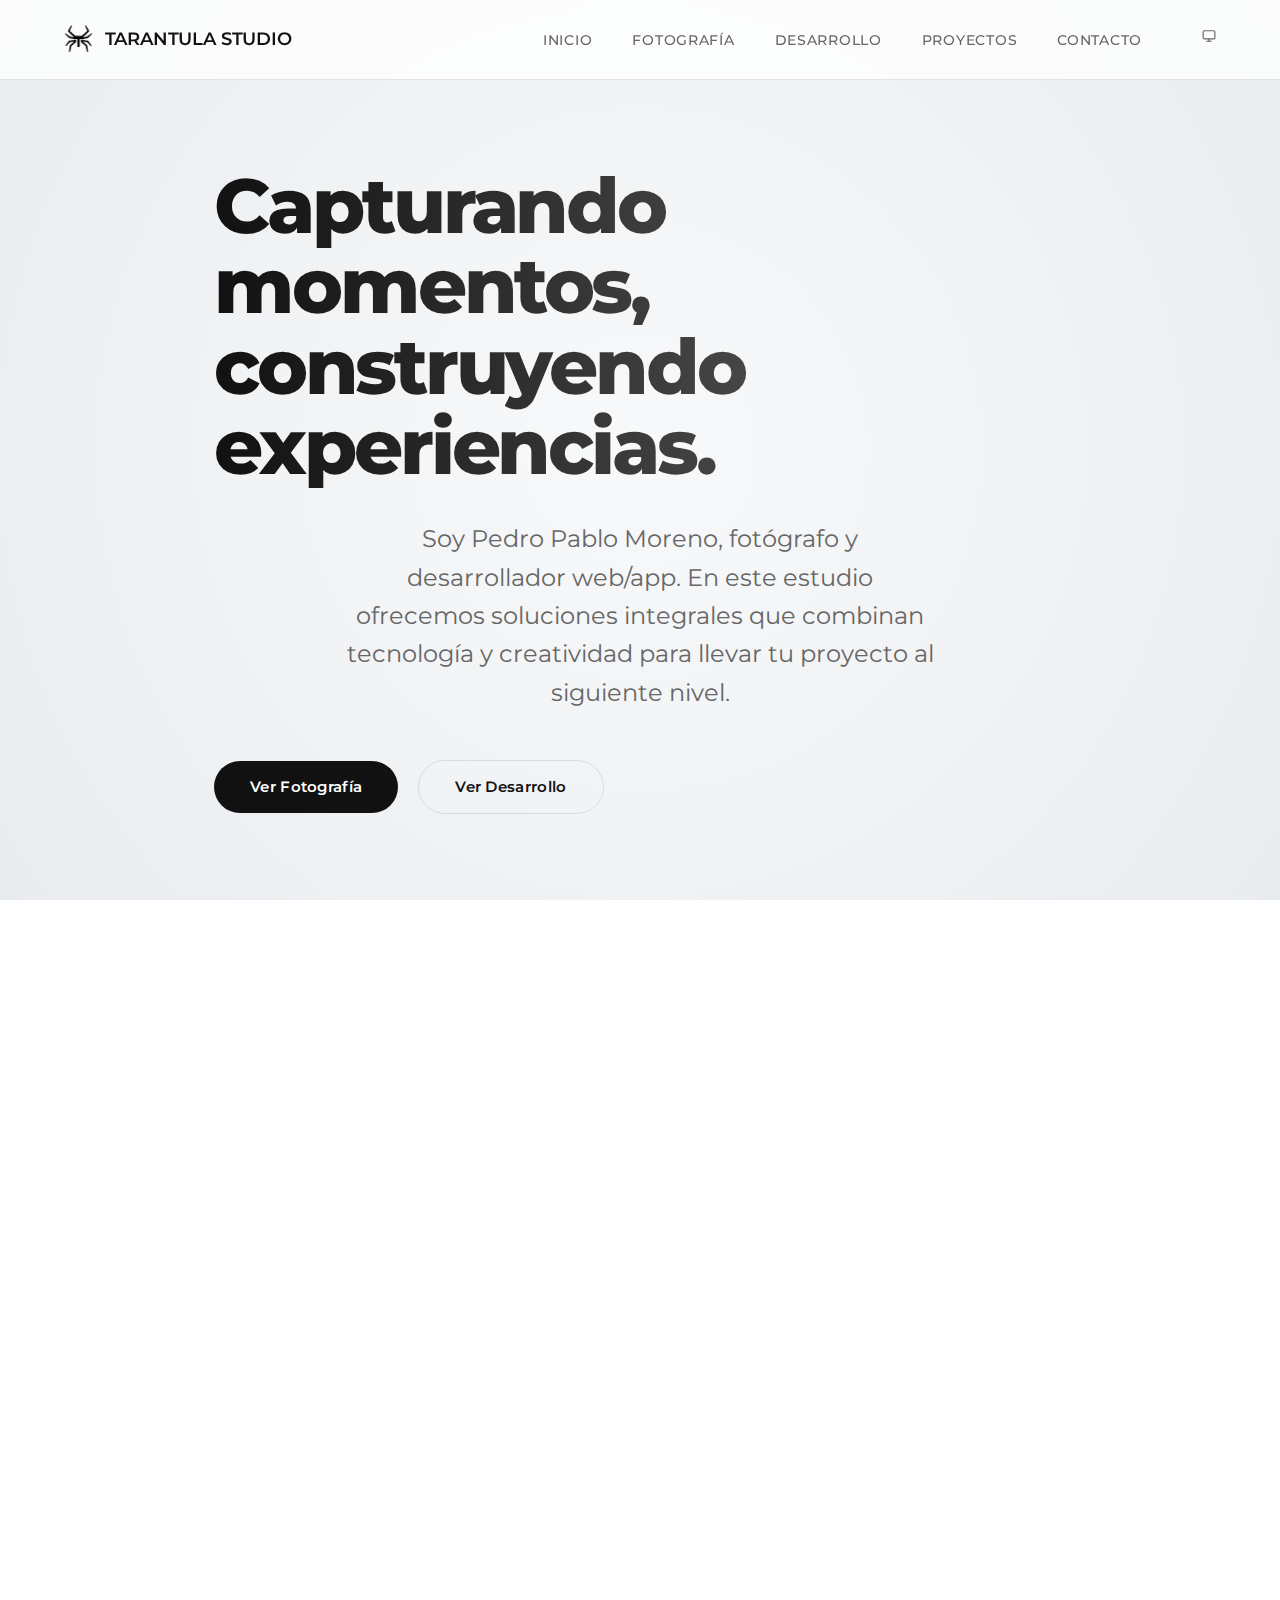
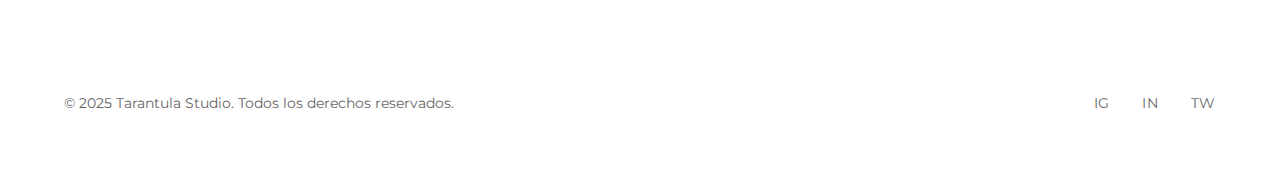
<file: index.html>
<!DOCTYPE html>
<html lang="es">

<head>
    <meta charset="UTF-8">
    <meta name="viewport" content="width=device-width, initial-scale=1.0">
    <title>Tarantula Studio | Fotografía y Desarrollo</title>
    <meta name="description"
        content="Portfolio de Pedro Pablo Moreno. Fotógrafo, técnico informático y desarrollador de webs y apps.">
    <link rel="preconnect" href="https://fonts.googleapis.com">
    <link rel="preconnect" href="https://fonts.gstatic.com" crossorigin>
    <link href="https://fonts.googleapis.com/css2?family=Montserrat:wght@300;400;500;600;700&display=swap"
        rel="stylesheet">
    <link rel="stylesheet" href="style.css">
</head>

<body>
    <header class="site-header">
        <div class="container header-container">
            <a href="#" class="logo">
                <img src="assets/logo-white.png" alt="Tarantula Studio Logo" id="site-logo">
                Tarantula Studio
            </a>
            <button class="mobile-menu-btn" aria-label="Abrir menú">
                <span class="bar"></span>
                <span class="bar"></span>
            </button>
            <nav class="main-nav">
                <ul class="nav-list">
                    <li><a href="index.html#inicio" class="nav-link">Inicio</a></li>
                    <li><a href="index.html#fotografia" class="nav-link">Fotografía</a></li>
                    <li><a href="#desarrollo" class="nav-link">Desarrollo</a></li>
                    <li><a href="index.html#proyectos" class="nav-link">Proyectos</a></li>
                    <li><a href="#contacto" class="nav-link">Contacto</a></li>
                    <li>
                        <button id="theme-toggle" class="theme-toggle" aria-label="Cambiar tema">
                            <!-- Sun Icon -->
                            <svg class="sun-icon" xmlns="http://www.w3.org/2000/svg" viewBox="0 0 24 24">
                                <circle cx="12" cy="12" r="5"></circle>
                                <line x1="12" y1="1" x2="12" y2="3"></line>
                                <line x1="12" y1="21" x2="12" y2="23"></line>
                                <line x1="4.22" y1="4.22" x2="5.64" y2="5.64"></line>
                                <line x1="18.36" y1="18.36" x2="19.78" y2="19.78"></line>
                                <line x1="1" y1="12" x2="3" y2="12"></line>
                                <line x1="21" y1="12" x2="23" y2="12"></line>
                                <line x1="4.22" y1="19.78" x2="5.64" y2="18.36"></line>
                                <line x1="18.36" y1="5.64" x2="19.78" y2="4.22"></line>
                            </svg>
                            <!-- Moon Icon (Hidden by default via CSS or JS) -->
                            <svg class="moon-icon" xmlns="http://www.w3.org/2000/svg" viewBox="0 0 24 24"
                                style="display:none;">
                                <path d="M21 12.79A9 9 0 1 1 11.21 3 7 7 0 0 0 21 12.79z"></path>
                            </svg>
                            <!-- System Icon (Hidden by default) -->
                            <svg class="system-icon" xmlns="http://www.w3.org/2000/svg" viewBox="0 0 24 24"
                                style="display:none;">
                                <rect x="2" y="3" width="20" height="14" rx="2" ry="2"></rect>
                                <line x1="8" y1="21" x2="16" y2="21"></line>
                                <line x1="12" y1="17" x2="12" y2="21"></line>
                            </svg>
                        </button>
                    </li>
                </ul>
            </nav>
        </div>
    </header>

    <main>
        <section id="inicio" class="hero-section">
            <div class="hero-background"></div>
            <div class="container hero-content">
                <h1 class="hero-title">Capturando momentos,<br>construyendo experiencias.</h1>
                <p class="hero-subtitle">Soy Pedro Pablo Moreno, fotógrafo y desarrollador web/app. En este estudio
                    ofrecemos soluciones integrales que combinan tecnología y creatividad para llevar tu proyecto al
                    siguiente nivel.</p>
                <div class="hero-actions">
                    <a href="#fotografia" class="btn btn-primary">Ver Fotografía</a>
                    <a href="#desarrollo" class="btn btn-secondary">Ver Desarrollo</a>
                </div>
            </div>
        </section>

        <section id="fotografia" class="section photography-section">
            <div class="container">
                <h2 class="section-title">Fotografía</h2>
                <p class="section-description">Mi objetivo es contar historias a través de imágenes naturales, emotivas
                    y únicas como cada instante</p>
                <div class="gallery-grid">
                    <div class="gallery-item">
                        <img src="assets/boda.png" alt="Fotografía de Boda" class="gallery-img">
                        <div class="gallery-overlay"></div>
                        <span class="category-title">Boda</span>
                    </div>
                    <div class="gallery-item">
                        <img src="assets/comunion.jpg" alt="Fotografía de Comunión" class="gallery-img">
                        <div class="gallery-overlay"></div>
                        <span class="category-title">Comunión</span>
                    </div>
                    <div class="gallery-item">
                        <img src="assets/eventos.png" alt="Fotografía de Eventos" class="gallery-img">
                        <div class="gallery-overlay"></div>
                        <span class="category-title">Eventos</span>
                    </div>
                    <div class="gallery-item">
                        <img src="assets/casual.png" alt="Fotografía Casual" class="gallery-img">
                        <div class="gallery-overlay"></div>
                        <span class="category-title">Casual</span>
                    </div>
                    <div class="gallery-item">
                        <img src="assets/callejera.png" alt="Fotografía Callejera" class="gallery-img">
                        <div class="gallery-overlay"></div>
                        <span class="category-title">Callejera</span>
                    </div>
                </div>
            </div>
        </section>

        <section id="desarrollo" class="section development-section">
            <div class="container">
                <h2 class="section-title">Desarrollo</h2>
                <p class="section-description">Soluciones tecnológicas a medida. Desarrollo web, aplicaciones móviles,
                    machine learning e inteligencia artificial integrada.</p>
                <div class="services-grid">
                    <div class="service-card">
                        <h3>Webs Corporativas</h3>
                        <p>Diseño y desarrollo de sitios web profesionales y modernos.</p>
                    </div>
                    <div class="service-card">
                        <h3>Aplicaciones Móviles</h3>
                        <p>Apps nativas y multiplataforma para iOS y Android.</p>
                    </div>
                    <div class="service-card">
                        <h3>E-commerce</h3>
                        <p>Tiendas online optimizadas para la venta.</p>
                    </div>
                </div>
            </div>
        </section>

        <section id="proyectos" class="section projects-section">
            <div class="container">
                <h2 class="section-title">Últimos Proyectos</h2>
                <p class="section-description">Explora mis trabajos más recientes en fotografía y desarrollo.</p>
                <div class="projects-grid">
                    <article class="project-card">
                        <div class="project-date">20 Sep 2025</div>
                        <h3 class="project-title">Bodas de Plata: Servando y Paqui</h3>
                        <p class="project-excerpt">25 años de historia. Un reportaje lleno de emoción y recuerdos.</p>
                        <a href="project-bodas-plata.html" class="project-link">Leer más &rarr;</a>
                    </article>
                    <article class="project-card">
                        <div class="project-date">15 Oct 2025</div>
                        <h3 class="project-title">Automatización Mundopan</h3>
                        <p class="project-excerpt">App web con impresión de tickets en tiempo real para optimizar
                            pedidos.</p>
                        <a href="project-mundopan.html" class="project-link">Leer más &rarr;</a>
                    </article>
                    <article class="project-card">
                        <div class="project-date">15 Ago 2025</div>
                        <h3 class="project-title">3D Shop Jerez</h3>
                        <p class="project-excerpt">Una tienda online que combina presencia local y alcance digital.</p>
                        <a href="project-3d-shop.html" class="project-link">Leer más &rarr;</a>
                    </article>
                </div>
            </div>
        </section>

        <section id="contacto" class="section contact-section">
            <div class="container">
                <h2 class="section-title">Contacto</h2>
                <p class="section-description">¿Tienes un proyecto en mente? Hablemos.</p>

                <div class="contact-actions">
                    <a href="mailto:ppmoreno@gmail.com" class="btn btn-primary">
                        Enviar Email
                    </a>
                    <a href="tel:639030297" class="btn btn-secondary">
                        Llamar: 639 030 297
                    </a>
                </div>

                <form class="contact-form" action="mailto:ppmoreno@gmail.com" method="post" enctype="text/plain">
                    <div class="form-group">
                        <label for="name">Nombre</label>
                        <input type="text" id="name" name="name" required>
                    </div>
                    <div class="form-group">
                        <label for="email">Email</label>
                        <input type="email" id="email" name="email" required>
                    </div>
                    <div class="form-group">
                        <label for="message">Mensaje</label>
                        <textarea id="message" name="message" rows="5" required></textarea>
                    </div>
                    <button type="submit" class="btn btn-primary">Enviar Mensaje</button>
                </form>
            </div>
        </section>
    </main>

    <footer class="site-footer">
        <div class="container footer-content">
            <p>&copy; 2025 Tarantula Studio. Todos los derechos reservados.</p>
            <div class="social-links">
                <a href="#" aria-label="Instagram">IG</a>
                <a href="#" aria-label="LinkedIn">IN</a>
                <a href="#" aria-label="Twitter">TW</a>
            </div>
        </div>
    </footer>

    <!-- Gallery Modal -->
    <div id="gallery-modal" class="gallery-modal">
        <div class="modal-content">
            <button class="close-modal" aria-label="Cerrar galería">&times;</button>
            <h2 id="modal-title" class="modal-title">Título de la Galería</h2>
            <div id="modal-grid" class="modal-gallery-grid">
                <!-- Images will be injected here via JS -->
            </div>
        </div>
    </div>

    <script src="script.js"></script>
</body>

</html>
</file>
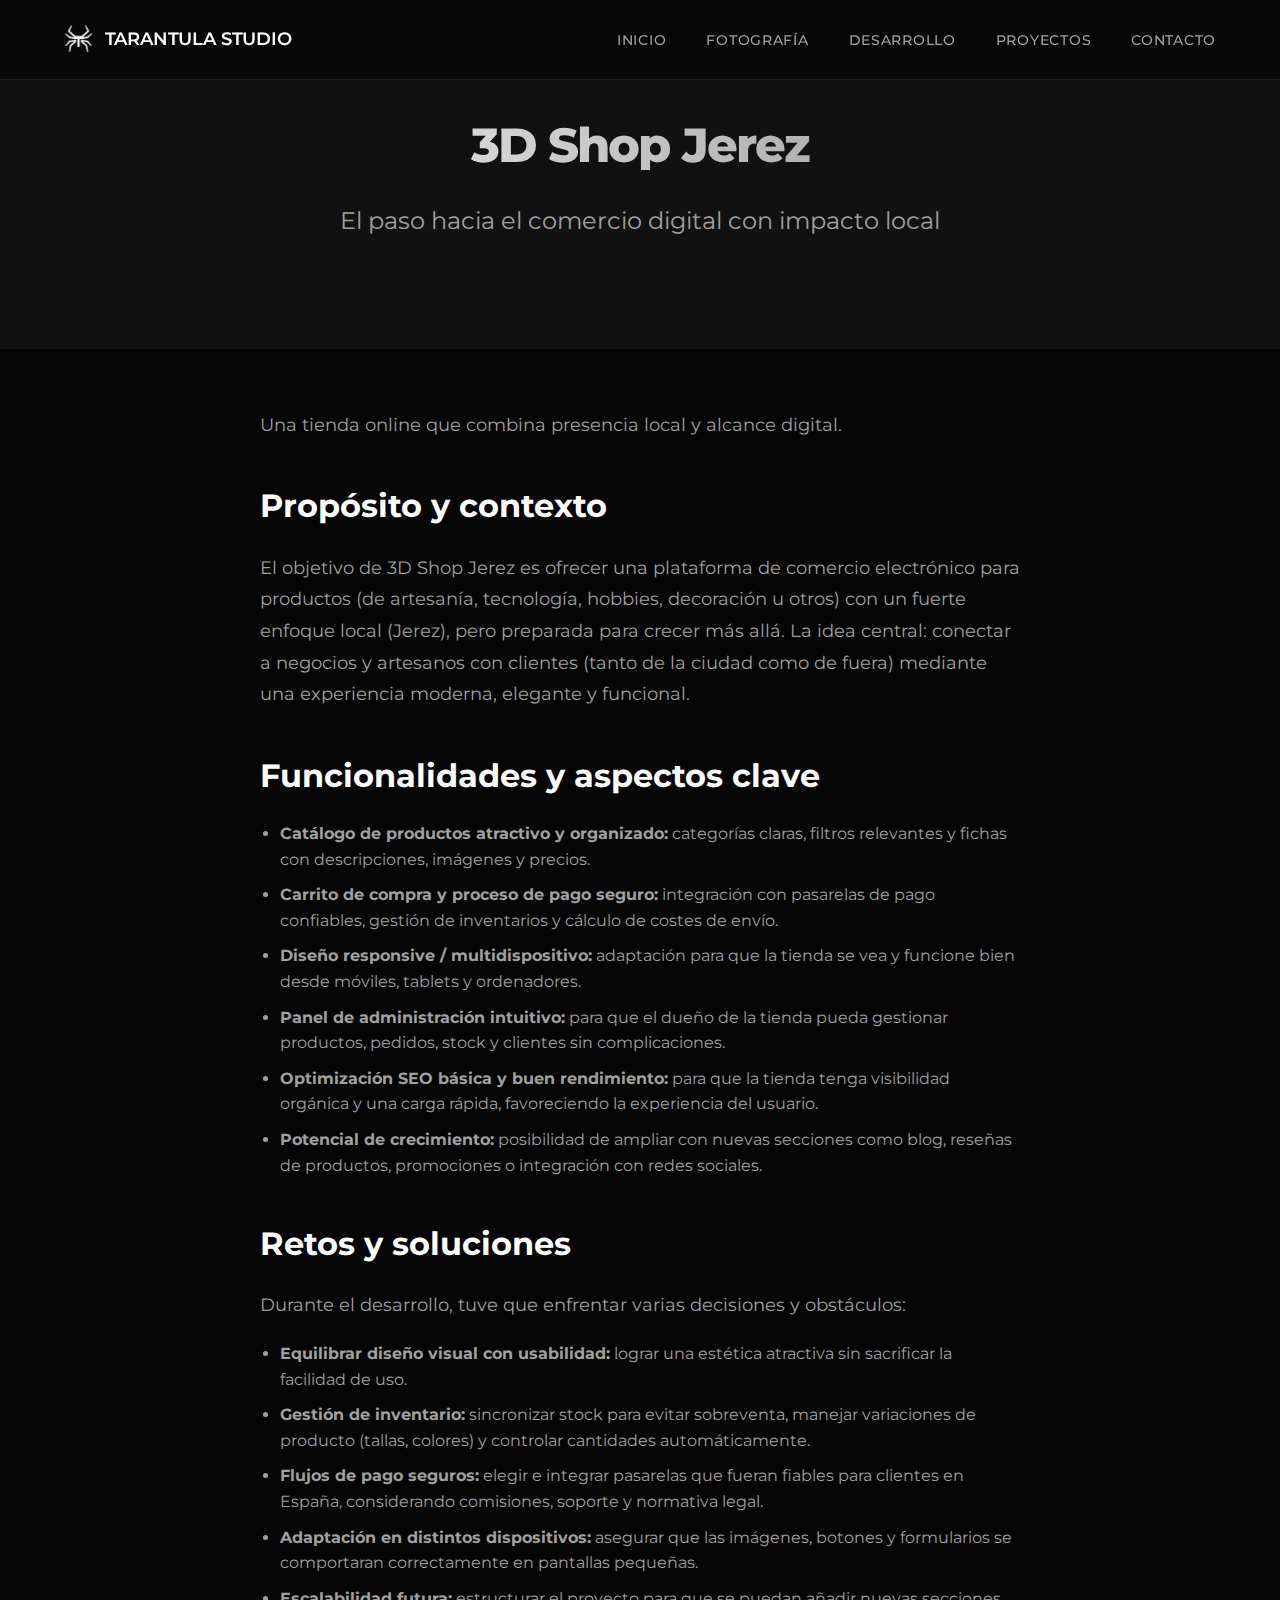
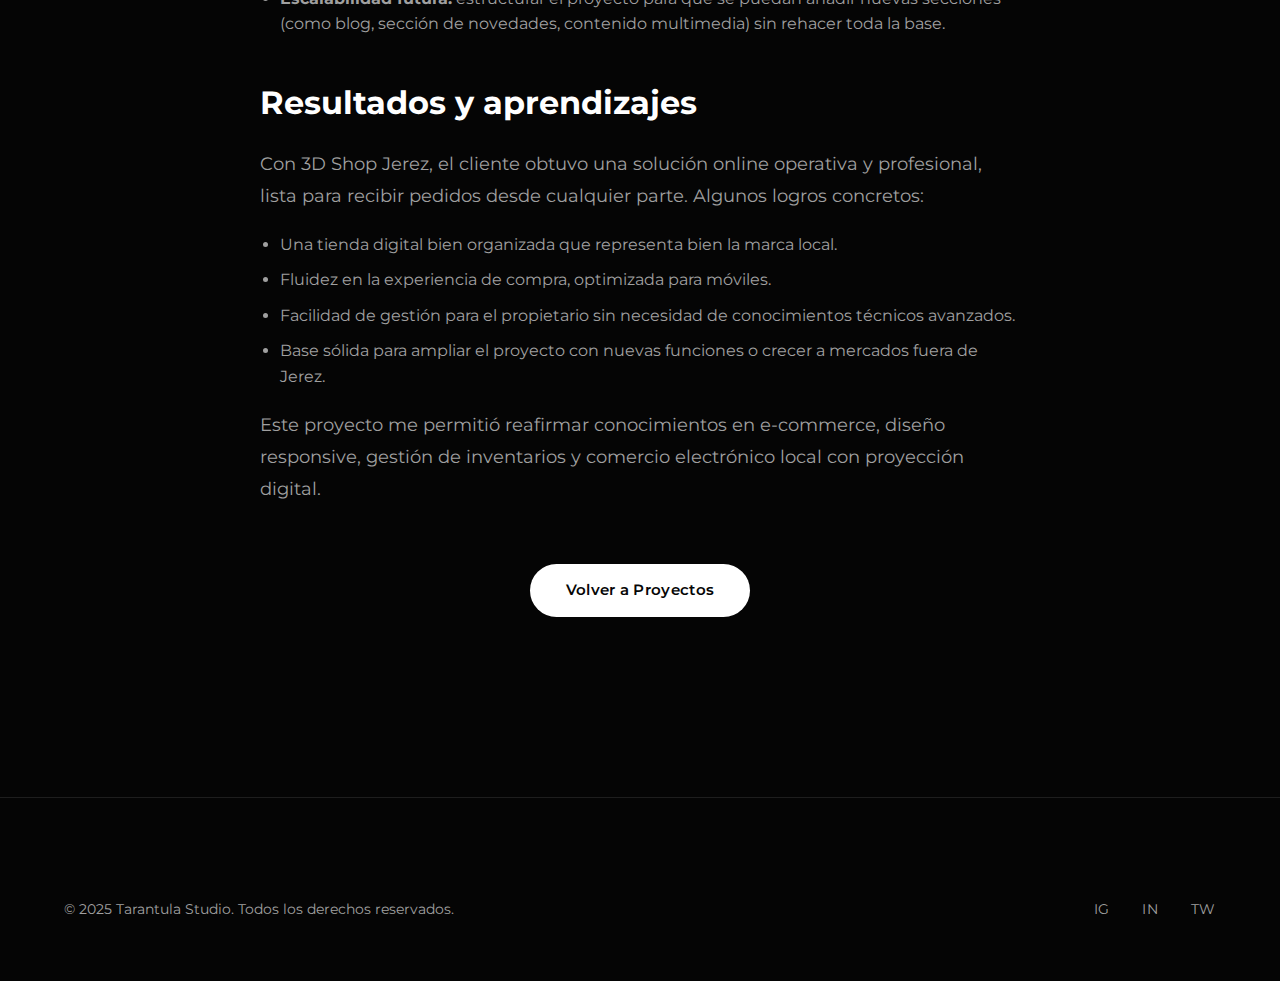
<file: project-3d-shop.html>
<!DOCTYPE html>
<html lang="es">

<head>
    <meta charset="UTF-8">
    <meta name="viewport" content="width=device-width, initial-scale=1.0">
    <title>3D Shop Jerez | Tarantula Studio</title>
    <meta name="description"
        content="Caso de estudio: 3D Shop Jerez, una tienda online que combina presencia local y alcance digital.">
    <link rel="preconnect" href="https://fonts.googleapis.com">
    <link rel="preconnect" href="https://fonts.gstatic.com" crossorigin>
    <link href="https://fonts.googleapis.com/css2?family=Montserrat:wght@300;400;500;600;700&display=swap"
        rel="stylesheet">
    <link rel="stylesheet" href="style.css">
    <style>
        /* Project Specific Styles */
        .project-hero {
            padding: 120px 0 60px;
            background-color: var(--bg-secondary);
            text-align: center;
        }

        .project-content {
            max-width: 800px;
            margin: 0 auto;
            padding: 60px 20px;
        }

        .project-content h2 {
            font-size: 2rem;
            margin-top: 40px;
            margin-bottom: 20px;
            color: var(--text-primary);
        }

        .project-content p {
            font-size: 1.1rem;
            line-height: 1.8;
            margin-bottom: 20px;
            color: var(--text-secondary);
        }

        .project-content ul {
            list-style-type: disc;
            padding-left: 20px;
            margin-bottom: 20px;
            color: var(--text-secondary);
        }

        .project-content li {
            margin-bottom: 10px;
            line-height: 1.6;
        }

        .back-btn-container {
            text-align: center;
            margin-top: 60px;
        }
    </style>
</head>

<body>
    <header class="site-header">
        <div class="container header-container">
            <a href="index.html" class="logo">
                <img src="assets/logo-white.png" alt="Tarantula Studio Logo" id="site-logo">
                Tarantula Studio
            </a>
            <nav class="main-nav">
                <ul class="nav-list">
                    <li><a href="index.html#inicio" class="nav-link">Inicio</a></li>
                    <li><a href="index.html#fotografia" class="nav-link">Fotografía</a></li>
                    <li><a href="index.html#desarrollo" class="nav-link">Desarrollo</a></li>
                    <li><a href="index.html#proyectos" class="nav-link">Proyectos</a></li>
                    <li><a href="index.html#contacto" class="nav-link">Contacto</a></li>
                </ul>
            </nav>
        </div>
    </header>

    <main>
        <section class="project-hero">
            <div class="container">
                <h1 class="hero-title" style="font-size: 3rem;">3D Shop Jerez</h1>
                <p class="hero-subtitle" style="text-align: center;">El paso hacia el comercio digital con impacto local
                </p>
            </div>
        </section>

        <article class="project-content">
            <p class="lead">Una tienda online que combina presencia local y alcance digital.</p>

            <h2>Propósito y contexto</h2>
            <p>El objetivo de 3D Shop Jerez es ofrecer una plataforma de comercio electrónico para productos (de
                artesanía, tecnología, hobbies, decoración u otros) con un fuerte enfoque local (Jerez), pero preparada
                para crecer más allá. La idea central: conectar a negocios y artesanos con clientes (tanto de la ciudad
                como de fuera) mediante una experiencia moderna, elegante y funcional.</p>

            <h2>Funcionalidades y aspectos clave</h2>
            <ul>
                <li><strong>Catálogo de productos atractivo y organizado:</strong> categorías claras, filtros relevantes
                    y fichas con descripciones, imágenes y precios.</li>
                <li><strong>Carrito de compra y proceso de pago seguro:</strong> integración con pasarelas de pago
                    confiables, gestión de inventarios y cálculo de costes de envío.</li>
                <li><strong>Diseño responsive / multidispositivo:</strong> adaptación para que la tienda se vea y
                    funcione bien desde móviles, tablets y ordenadores.</li>
                <li><strong>Panel de administración intuitivo:</strong> para que el dueño de la tienda pueda gestionar
                    productos, pedidos, stock y clientes sin complicaciones.</li>
                <li><strong>Optimización SEO básica y buen rendimiento:</strong> para que la tienda tenga visibilidad
                    orgánica y una carga rápida, favoreciendo la experiencia del usuario.</li>
                <li><strong>Potencial de crecimiento:</strong> posibilidad de ampliar con nuevas secciones como blog,
                    reseñas de productos, promociones o integración con redes sociales.</li>
            </ul>

            <h2>Retos y soluciones</h2>
            <p>Durante el desarrollo, tuve que enfrentar varias decisiones y obstáculos:</p>
            <ul>
                <li><strong>Equilibrar diseño visual con usabilidad:</strong> lograr una estética atractiva sin
                    sacrificar la facilidad de uso.</li>
                <li><strong>Gestión de inventario:</strong> sincronizar stock para evitar sobreventa, manejar
                    variaciones de producto (tallas, colores) y controlar cantidades automáticamente.</li>
                <li><strong>Flujos de pago seguros:</strong> elegir e integrar pasarelas que fueran fiables para
                    clientes en España, considerando comisiones, soporte y normativa legal.</li>
                <li><strong>Adaptación en distintos dispositivos:</strong> asegurar que las imágenes, botones y
                    formularios se comportaran correctamente en pantallas pequeñas.</li>
                <li><strong>Escalabilidad futura:</strong> estructurar el proyecto para que se puedan añadir nuevas
                    secciones (como blog, sección de novedades, contenido multimedia) sin rehacer toda la base.</li>
            </ul>

            <h2>Resultados y aprendizajes</h2>
            <p>Con 3D Shop Jerez, el cliente obtuvo una solución online operativa y profesional, lista para recibir
                pedidos desde cualquier parte. Algunos logros concretos:</p>
            <ul>
                <li>Una tienda digital bien organizada que representa bien la marca local.</li>
                <li>Fluidez en la experiencia de compra, optimizada para móviles.</li>
                <li>Facilidad de gestión para el propietario sin necesidad de conocimientos técnicos avanzados.</li>
                <li>Base sólida para ampliar el proyecto con nuevas funciones o crecer a mercados fuera de Jerez.</li>
            </ul>
            <p>Este proyecto me permitió reafirmar conocimientos en e-commerce, diseño responsive, gestión de
                inventarios y comercio electrónico local con proyección digital.</p>

            <div class="back-btn-container">
                <a href="index.html#proyectos" class="btn btn-primary">Volver a Proyectos</a>
            </div>
        </article>
    </main>

    <footer class="site-footer">
        <div class="container footer-content">
            <p>&copy; 2025 Tarantula Studio. Todos los derechos reservados.</p>
            <div class="social-links">
                <a href="#" aria-label="Instagram">IG</a>
                <a href="#" aria-label="LinkedIn">IN</a>
                <a href="#" aria-label="Twitter">TW</a>
            </div>
        </div>
    </footer>

    <script src="script.js"></script>
</body>

</html>
</file>
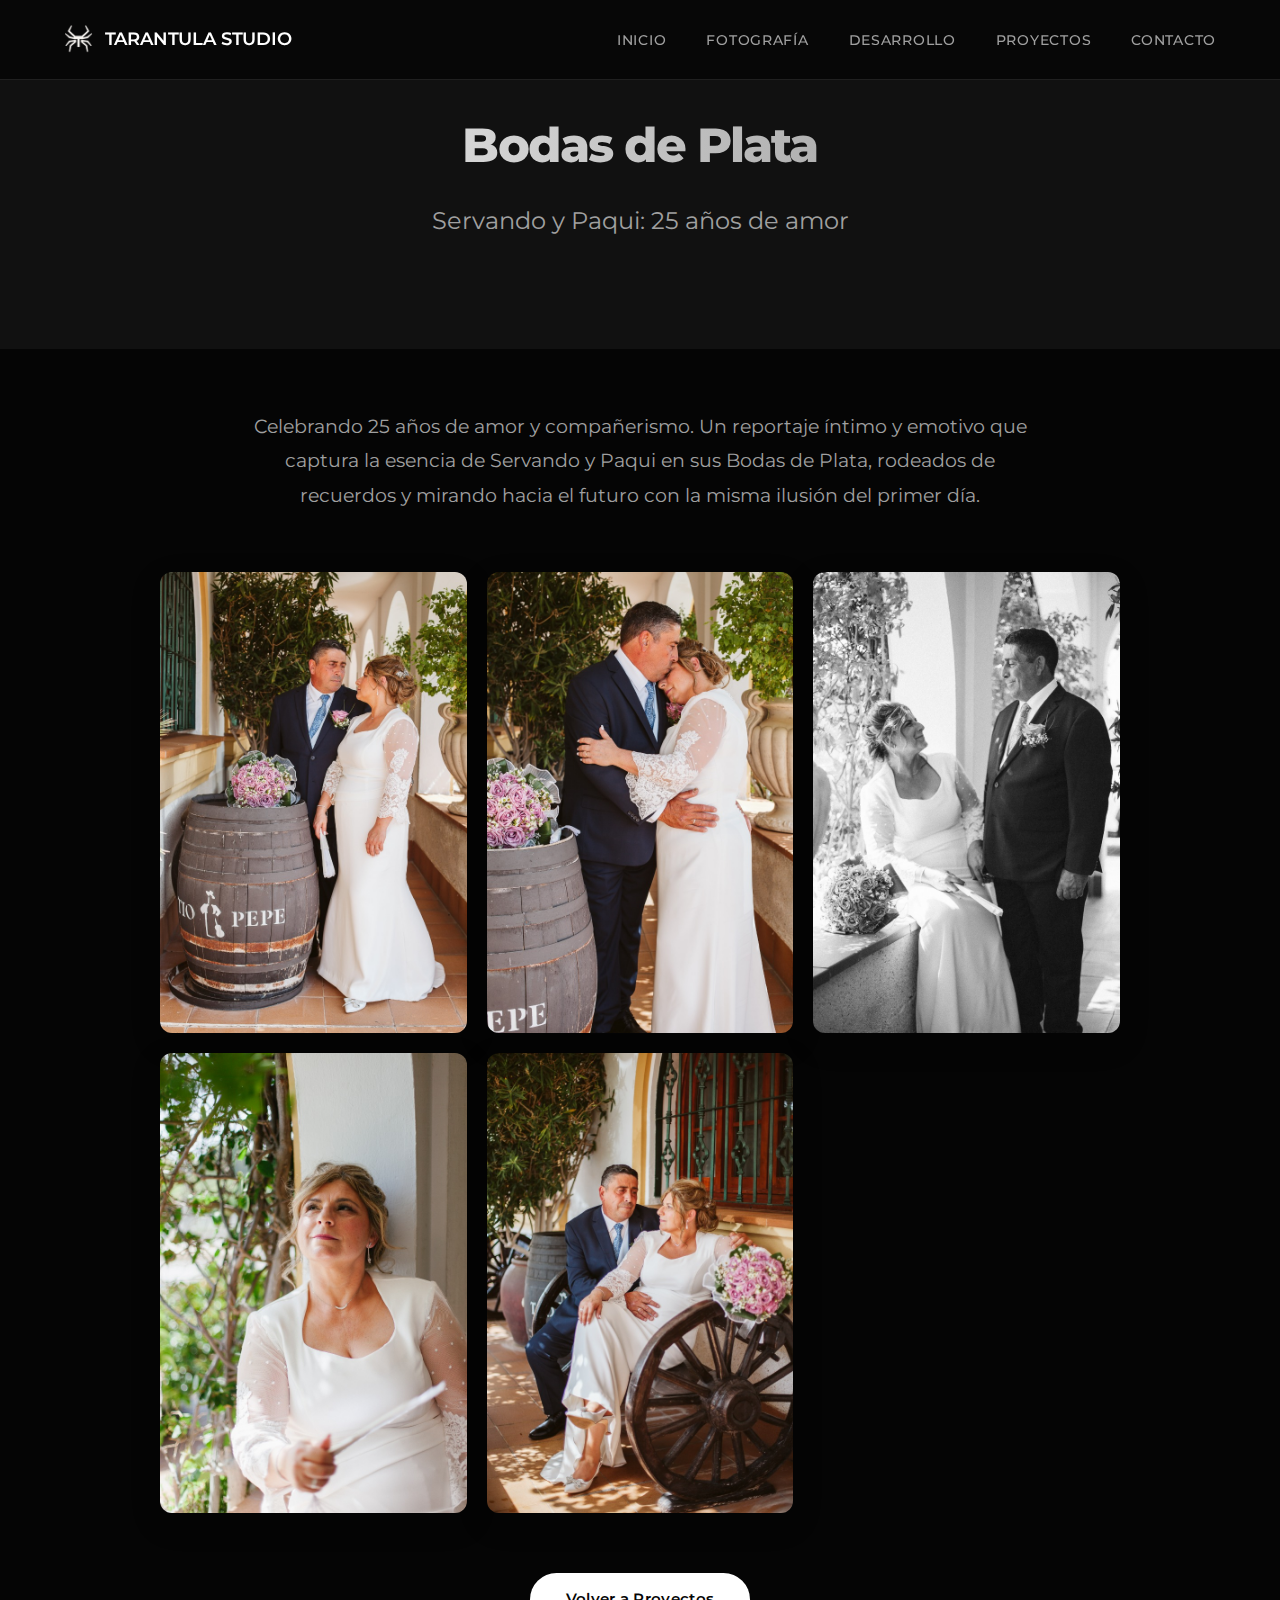
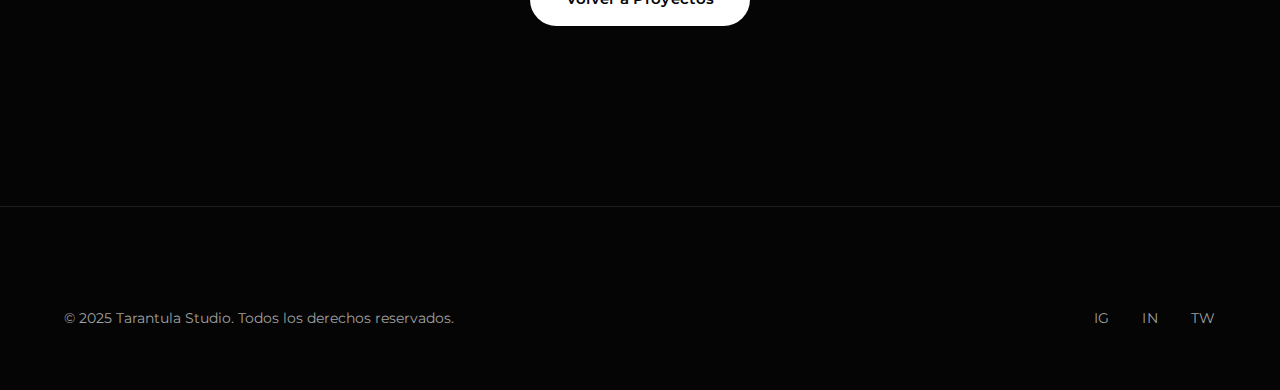
<file: project-bodas-plata.html>
<!DOCTYPE html>
<html lang="es">

<head>
    <meta charset="UTF-8">
    <meta name="viewport" content="width=device-width, initial-scale=1.0">
    <meta name="theme-color" content="#050505" media="(prefers-color-scheme: dark)">
    <meta name="theme-color" content="#ffffff" media="(prefers-color-scheme: light)">
    <link rel="icon" type="image/png" href="assets/favicon.png">
    <title>Bodas de Plata: Servando y Paqui | Tarantula Studio</title>
    <meta name="description"
        content="Reportaje de Bodas de Plata de Servando y Paqui. 25 años de amor y compañerismo capturados en imágenes.">
    <link rel="preconnect" href="https://fonts.googleapis.com">
    <link rel="preconnect" href="https://fonts.gstatic.com" crossorigin>
    <link href="https://fonts.googleapis.com/css2?family=Montserrat:wght@300;400;500;600;700&display=swap"
        rel="stylesheet">
    <link rel="stylesheet" href="style.css">
    <style>
        /* Project Specific Styles */
        .project-hero {
            padding: 120px 0 60px;
            background-color: var(--bg-secondary);
            text-align: center;
        }

        .project-content {
            max-width: 1000px;
            /* Wider for collage */
            margin: 0 auto;
            padding: 60px 20px;
        }

        .project-content p.lead {
            font-size: 1.2rem;
            line-height: 1.8;
            margin-bottom: 60px;
            color: var(--text-secondary);
            text-align: center;
            max-width: 800px;
            margin-left: auto;
            margin-right: auto;
        }

        /* Collage Grid */
        .collage-grid {
            display: grid;
            grid-template-columns: repeat(auto-fit, minmax(300px, 1fr));
            gap: 20px;
        }

        .collage-item {
            border-radius: 12px;
            overflow: hidden;
            box-shadow: 0 10px 30px rgba(0, 0, 0, 0.2);
            transition: transform 0.3s ease;
        }

        .collage-item:hover {
            transform: scale(1.02);
            z-index: 2;
        }

        .collage-img {
            width: 100%;
            height: 100%;
            object-fit: cover;
            display: block;
        }

        /* Make some items span differently for visual interest if desired, 
           but a clean grid is safer for random aspect ratios unless we know them.
           Let's stick to a clean responsive grid for now. */
    </style>
</head>

<body>
    <header class="site-header">
        <div class="container header-container">
            <a href="index.html" class="logo">
                <img src="assets/logo-white.png" alt="Tarantula Studio Logo" id="site-logo">
                Tarantula Studio
            </a>
            <nav class="main-nav">
                <ul class="nav-list">
                    <li><a href="index.html#inicio" class="nav-link">Inicio</a></li>
                    <li><a href="index.html#fotografia" class="nav-link">Fotografía</a></li>
                    <li><a href="index.html#desarrollo" class="nav-link">Desarrollo</a></li>
                    <li><a href="index.html#proyectos" class="nav-link">Proyectos</a></li>
                    <li><a href="index.html#contacto" class="nav-link">Contacto</a></li>
                </ul>
            </nav>
        </div>
    </header>

    <main>
        <section class="project-hero">
            <div class="container">
                <h1 class="hero-title" style="font-size: 3rem;">Bodas de Plata</h1>
                <p class="hero-subtitle" style="margin: 0 auto 48px auto; text-align: center;">Servando y Paqui: 25 años
                    de amor</p>
            </div>
        </section>

        <article class="project-content">
            <p class="lead">Celebrando 25 años de amor y compañerismo. Un reportaje íntimo y emotivo que captura la
                esencia de Servando y Paqui en sus Bodas de Plata, rodeados de recuerdos y mirando hacia el futuro con
                la misma ilusión del primer día.</p>

            <div class="collage-grid">
                <div class="collage-item">
                    <img src="assets/boda-1.jpg" alt="Servando y Paqui Boda de Plata 1" class="collage-img">
                </div>
                <div class="collage-item">
                    <img src="assets/boda-2.jpg" alt="Servando y Paqui Boda de Plata 2" class="collage-img">
                </div>
                <div class="collage-item">
                    <img src="assets/boda-3.jpg" alt="Servando y Paqui Boda de Plata 3" class="collage-img">
                </div>
                <div class="collage-item">
                    <img src="assets/boda-4.jpg" alt="Servando y Paqui Boda de Plata 4" class="collage-img">
                </div>
                <div class="collage-item">
                    <img src="assets/boda-5.jpg" alt="Servando y Paqui Boda de Plata 5" class="collage-img">
                </div>
            </div>

            <div class="back-btn-container" style="text-align: center; margin-top: 60px;">
                <a href="index.html#proyectos" class="btn btn-primary">Volver a Proyectos</a>
            </div>
        </article>
    </main>

    <footer class="site-footer">
        <div class="container footer-content">
            <p>&copy; 2025 Tarantula Studio. Todos los derechos reservados.</p>
            <div class="social-links">
                <a href="#" aria-label="Instagram">IG</a>
                <a href="#" aria-label="LinkedIn">IN</a>
                <a href="#" aria-label="Twitter">TW</a>
            </div>
        </div>
    </footer>

    <script src="script.js"></script>
</body>

</html>
</file>
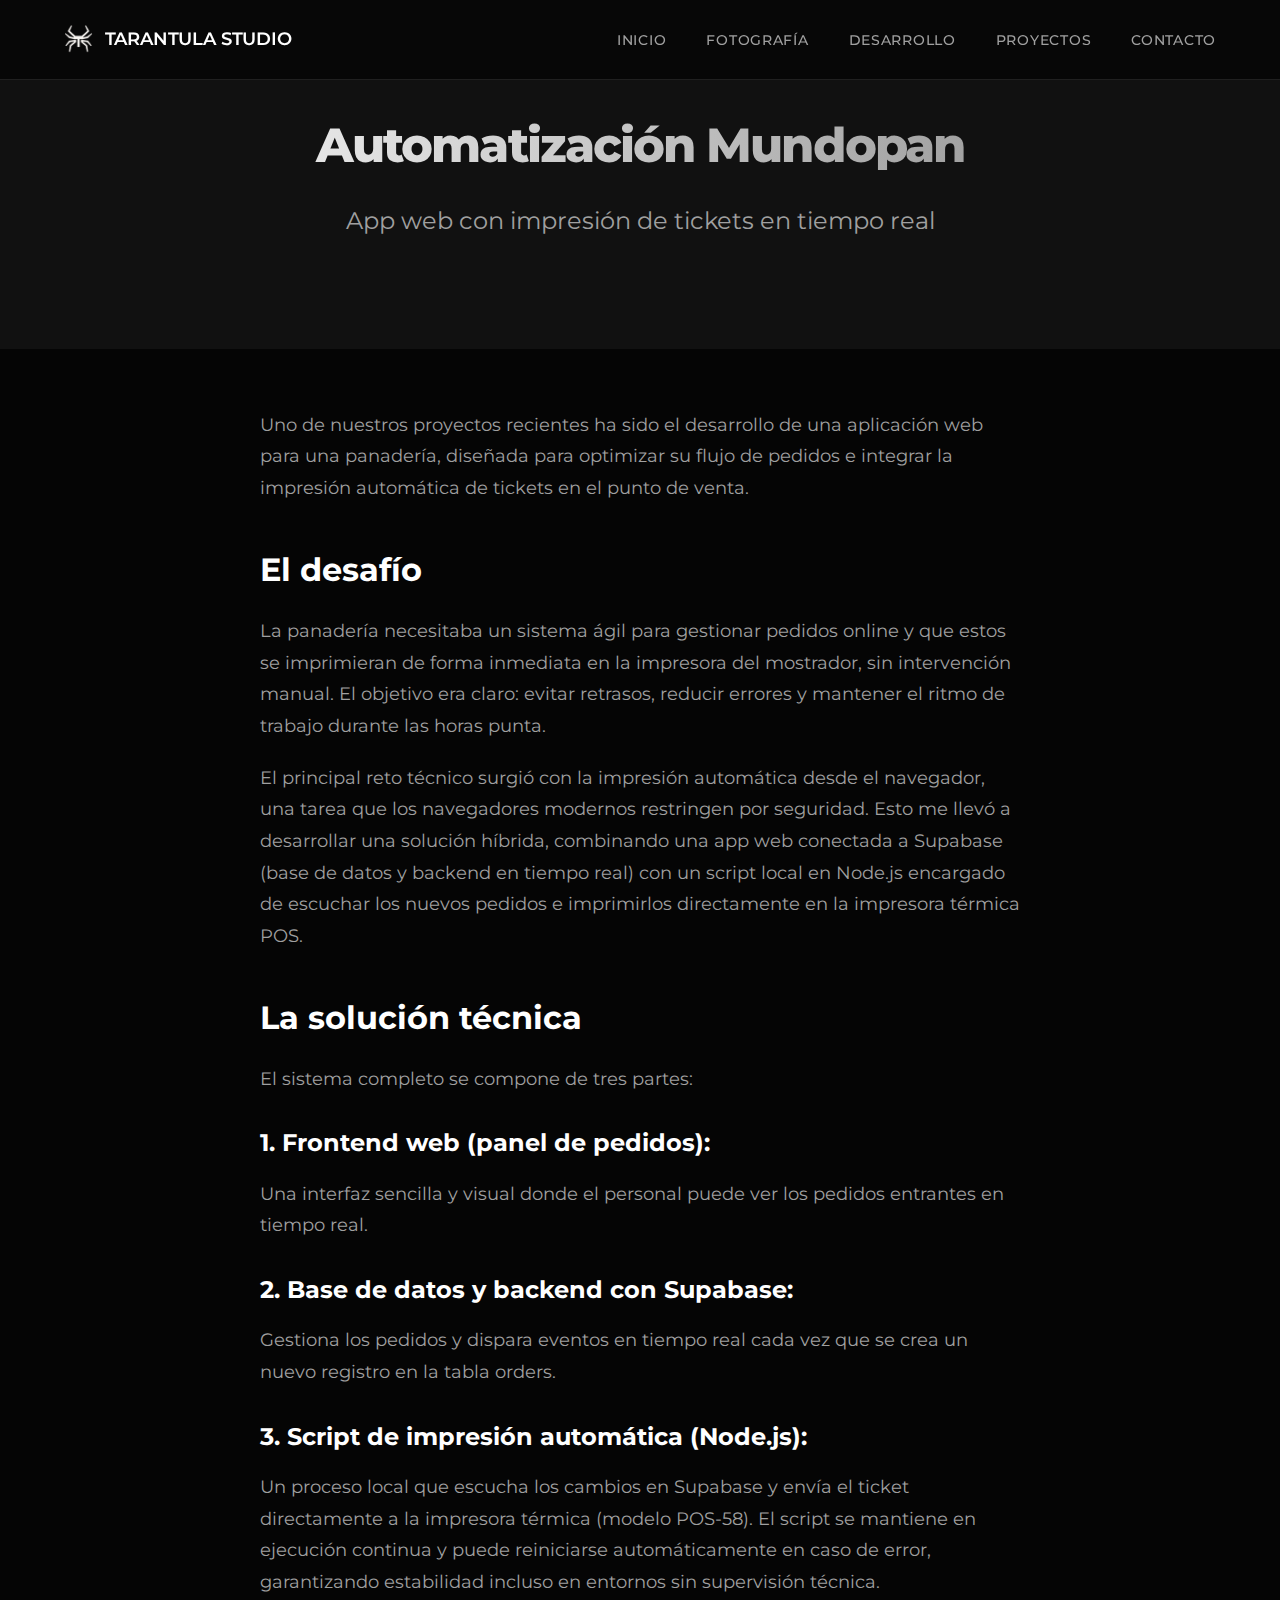
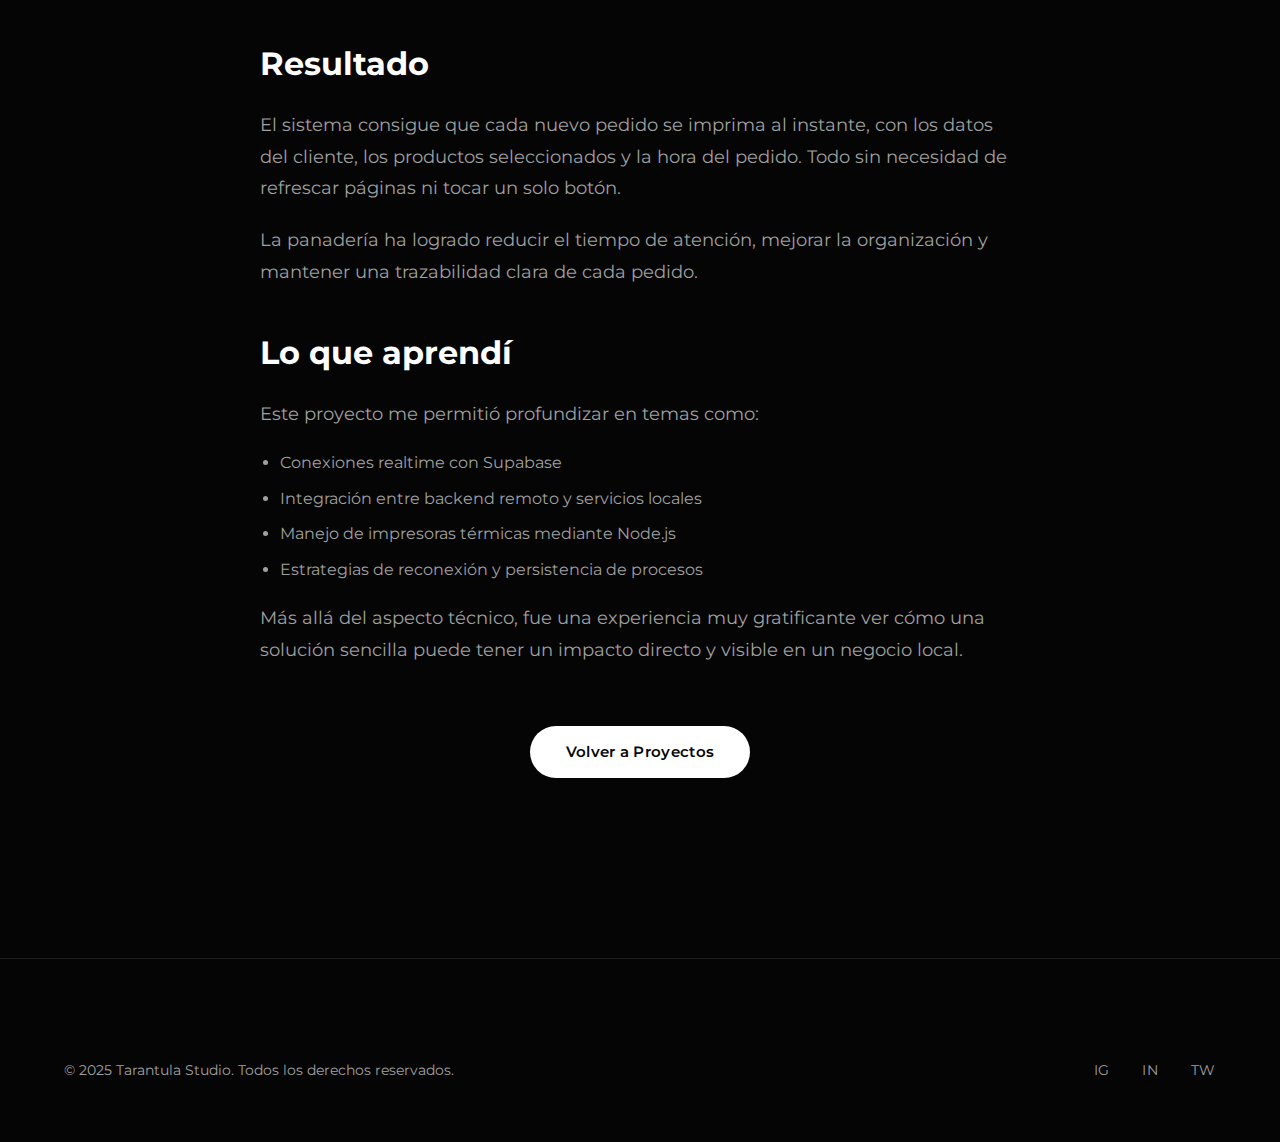
<file: project-mundopan.html>
<!DOCTYPE html>
<html lang="es">

<head>
    <meta charset="UTF-8">
    <meta name="viewport" content="width=device-width, initial-scale=1.0">
    <title>Automatización Mundopan | Tarantula Studio</title>
    <meta name="description"
        content="Caso de estudio: App web con impresión de tickets en tiempo real para optimizar pedidos en una panadería.">
    <link rel="preconnect" href="https://fonts.googleapis.com">
    <link rel="preconnect" href="https://fonts.gstatic.com" crossorigin>
    <link href="https://fonts.googleapis.com/css2?family=Montserrat:wght@300;400;500;600;700&display=swap"
        rel="stylesheet">
    <link rel="stylesheet" href="style.css">
    <style>
        /* Project Specific Styles */
        .project-hero {
            padding: 120px 0 60px;
            background-color: var(--bg-secondary);
            text-align: center;
        }

        .project-content {
            max-width: 800px;
            margin: 0 auto;
            padding: 60px 20px;
        }

        .project-content h2 {
            font-size: 2rem;
            margin-top: 40px;
            margin-bottom: 20px;
            color: var(--text-primary);
        }

        .project-content h3 {
            font-size: 1.5rem;
            margin-top: 30px;
            margin-bottom: 15px;
            color: var(--text-primary);
        }

        .project-content p {
            font-size: 1.1rem;
            line-height: 1.8;
            margin-bottom: 20px;
            color: var(--text-secondary);
        }

        .project-content ul {
            list-style-type: disc;
            padding-left: 20px;
            margin-bottom: 20px;
            color: var(--text-secondary);
        }

        .project-content li {
            margin-bottom: 10px;
            line-height: 1.6;
        }

        .back-btn-container {
            text-align: center;
            margin-top: 60px;
        }
    </style>
</head>

<body>
    <header class="site-header">
        <div class="container header-container">
            <a href="index.html" class="logo">
                <img src="assets/logo-white.png" alt="Tarantula Studio Logo" id="site-logo">
                Tarantula Studio
            </a>
            <nav class="main-nav">
                <ul class="nav-list">
                    <li><a href="index.html#inicio" class="nav-link">Inicio</a></li>
                    <li><a href="index.html#fotografia" class="nav-link">Fotografía</a></li>
                    <li><a href="index.html#desarrollo" class="nav-link">Desarrollo</a></li>
                    <li><a href="index.html#proyectos" class="nav-link">Proyectos</a></li>
                    <li><a href="index.html#contacto" class="nav-link">Contacto</a></li>
                </ul>
            </nav>
        </div>
    </header>

    <main>
        <section class="project-hero">
            <div class="container">
                <h1 class="hero-title" style="font-size: 3rem;">Automatización Mundopan</h1>
                <p class="hero-subtitle" style="text-align: center;">App web con impresión de tickets en tiempo real</p>
            </div>
        </section>

        <article class="project-content">
            <p class="lead">Uno de nuestros proyectos recientes ha sido el desarrollo de una aplicación web para una
                panadería, diseñada para optimizar su flujo de pedidos e integrar la impresión automática de tickets en
                el punto de venta.</p>

            <h2>El desafío</h2>
            <p>La panadería necesitaba un sistema ágil para gestionar pedidos online y que estos se imprimieran de forma
                inmediata en la impresora del mostrador, sin intervención manual. El objetivo era claro: evitar
                retrasos, reducir errores y mantener el ritmo de trabajo durante las horas punta.</p>
            <p>El principal reto técnico surgió con la impresión automática desde el navegador, una tarea que los
                navegadores modernos restringen por seguridad. Esto me llevó a desarrollar una solución híbrida,
                combinando una app web conectada a Supabase (base de datos y backend en tiempo real) con un script local
                en Node.js encargado de escuchar los nuevos pedidos e imprimirlos directamente en la impresora térmica
                POS.</p>

            <h2>La solución técnica</h2>
            <p>El sistema completo se compone de tres partes:</p>

            <h3>1. Frontend web (panel de pedidos):</h3>
            <p>Una interfaz sencilla y visual donde el personal puede ver los pedidos entrantes en tiempo real.</p>

            <h3>2. Base de datos y backend con Supabase:</h3>
            <p>Gestiona los pedidos y dispara eventos en tiempo real cada vez que se crea un nuevo registro en la tabla
                orders.</p>

            <h3>3. Script de impresión automática (Node.js):</h3>
            <p>Un proceso local que escucha los cambios en Supabase y envía el ticket directamente a la impresora
                térmica (modelo POS-58). El script se mantiene en ejecución continua y puede reiniciarse automáticamente
                en caso de error, garantizando estabilidad incluso en entornos sin supervisión técnica.</p>

            <h2>Resultado</h2>
            <p>El sistema consigue que cada nuevo pedido se imprima al instante, con los datos del cliente, los
                productos seleccionados y la hora del pedido. Todo sin necesidad de refrescar páginas ni tocar un solo
                botón.</p>
            <p>La panadería ha logrado reducir el tiempo de atención, mejorar la organización y mantener una
                trazabilidad clara de cada pedido.</p>

            <h2>Lo que aprendí</h2>
            <p>Este proyecto me permitió profundizar en temas como:</p>
            <ul>
                <li>Conexiones realtime con Supabase</li>
                <li>Integración entre backend remoto y servicios locales</li>
                <li>Manejo de impresoras térmicas mediante Node.js</li>
                <li>Estrategias de reconexión y persistencia de procesos</li>
            </ul>
            <p>Más allá del aspecto técnico, fue una experiencia muy gratificante ver cómo una solución sencilla puede
                tener un impacto directo y visible en un negocio local.</p>

            <div class="back-btn-container">
                <a href="index.html#proyectos" class="btn btn-primary">Volver a Proyectos</a>
            </div>
        </article>
    </main>

    <footer class="site-footer">
        <div class="container footer-content">
            <p>&copy; 2025 Tarantula Studio. Todos los derechos reservados.</p>
            <div class="social-links">
                <a href="#" aria-label="Instagram">IG</a>
                <a href="#" aria-label="LinkedIn">IN</a>
                <a href="#" aria-label="Twitter">TW</a>
            </div>
        </div>
    </footer>

    <script src="script.js"></script>
</body>

</html>
</file>
<file: style.css>
:root {
    /* Colors - Premium Dark Theme (Default) */
    --bg-primary: #050505;
    /* Darker, deeper black */
    --bg-secondary: #111111;
    --bg-tertiary: #1a1a1a;
    --text-primary: #ffffff;
    --text-secondary: #a0a0a0;
    --accent-color: #3b82f6;
    --accent-hover: #2563eb;
    --border-color: rgba(255, 255, 255, 0.1);
    --header-bg: rgba(5, 5, 5, 0.8);
    --card-bg: rgba(255, 255, 255, 0.03);

    /* Hero Specific */
    --hero-bg: radial-gradient(circle at 50% 50%, #1a1a1a 0%, #050505 100%);
    --hero-title-gradient: linear-gradient(to right, #fff, #888);

    /* Typography */
    --font-main: 'Montserrat', sans-serif;

    /* Spacing */
    --container-width: 1200px;
    --header-height: 80px;
    --section-spacing: 120px;
}

[data-theme="light"] {
    --bg-primary: #ffffff;
    --bg-secondary: #f8f9fa;
    --bg-tertiary: #e9ecef;
    --text-primary: #111111;
    --text-secondary: #666666;
    --accent-color: #2563eb;
    --accent-hover: #1d4ed8;
    --border-color: rgba(0, 0, 0, 0.1);
    --header-bg: rgba(255, 255, 255, 0.8);
    --card-bg: rgba(0, 0, 0, 0.02);

    /* Hero Specific Light */
    --hero-bg: radial-gradient(circle at 50% 50%, #f8f9fa 0%, #e9ecef 100%);
    --hero-title-gradient: linear-gradient(to right, #111, #666);
}

/* Theme Toggle Button */
.theme-toggle {
    background: none;
    border: none;
    color: var(--text-secondary);
    cursor: pointer;
    padding: 0;
    border-radius: 50%;
    transition: background-color 0.3s ease, color 0.3s ease;
    display: flex;
    align-items: center;
    justify-content: center;
    margin-left: 20px;
    margin-top: 2px;
}

.theme-toggle:hover {
    color: var(--text-primary);
}

.theme-toggle svg {
    width: 14px;
    height: 14px;
    fill: none;
    stroke: currentColor;
    stroke-width: 2;
    stroke-linecap: round;
    stroke-linejoin: round;
}

* {
    margin: 0;
    padding: 0;
    box-sizing: border-box;
}

html {
    scroll-behavior: smooth;
}

body {
    font-family: var(--font-main);
    background-color: var(--bg-primary);
    color: var(--text-primary);
    line-height: 1.6;
    overflow-x: hidden;
    -webkit-font-smoothing: antialiased;
    -moz-osx-font-smoothing: grayscale;
}

/* Utilities */
.container {
    max-width: var(--container-width);
    margin: 0 auto;
    padding: 0 24px;
}

.btn {
    display: inline-block;
    padding: 14px 36px;
    border-radius: 50px;
    /* Pill shape for modern look */
    text-decoration: none;
    font-weight: 600;
    transition: all 0.3s ease;
    font-size: 0.95rem;
    letter-spacing: 0.02em;
}

.btn-primary {
    background-color: var(--text-primary);
    color: var(--bg-primary);
}

.btn-primary:hover {
    background-color: var(--text-secondary);
    transform: translateY(-2px);
    box-shadow: 0 4px 12px rgba(0, 0, 0, 0.1);
}

.btn-secondary {
    background-color: transparent;
    border: 1px solid var(--border-color);
    color: var(--text-primary);
    margin-left: 16px;
}

.btn-secondary:hover {
    background-color: rgba(255, 255, 255, 0.05);
    border-color: var(--text-primary);
    transform: translateY(-2px);
}

/* Header */
.site-header {
    position: fixed;
    top: 0;
    left: 0;
    width: 100%;
    height: var(--header-height);
    background-color: var(--header-bg);
    backdrop-filter: blur(12px);
    z-index: 1000;
    border-bottom: 1px solid var(--border-color);
    display: flex;
    align-items: center;
}

.header-container {
    display: flex;
    justify-content: space-between;
    align-items: center;
    width: 100%;
}

.logo {
    font-size: 1.1rem;
    font-weight: 600;
    color: var(--text-primary);
    text-decoration: none;
    letter-spacing: -0.01em;
    display: flex;
    align-items: center;
    gap: 12px;
    text-transform: uppercase;
}

.logo img {
    height: 28px;
    width: auto;
}

.nav-list {
    display: flex;
    list-style: none;
    gap: 40px;
}

.nav-link {
    color: var(--text-secondary);
    text-decoration: none;
    font-size: 0.9rem;
    font-weight: 500;
    transition: color 0.3s ease;
    text-transform: uppercase;
    letter-spacing: 0.05em;
}

.nav-link:hover,
.nav-link.active {
    color: var(--text-primary);
}

.mobile-menu-btn {
    display: none;
    background: none;
    border: none;
    cursor: pointer;
    flex-direction: column;
    gap: 6px;
}

.bar {
    width: 24px;
    height: 2px;
    background-color: var(--text-primary);
    transition: 0.3s;
}

/* Hero Section */
.hero-section {
    min-height: 100vh;
    display: flex;
    align-items: center;
    position: relative;
    padding-top: var(--header-height);
}

.hero-background {
    position: absolute;
    top: 0;
    left: 0;
    width: 100%;
    height: 100%;
    background: var(--hero-bg);
    z-index: -1;
}

.hero-content {
    max-width: 900px;
    animation: fadeInUp 1s ease-out;
}

.hero-title {
    font-size: clamp(3rem, 6vw, 5.5rem);
    /* Responsive typography */
    font-weight: 800;
    line-height: 1.05;
    margin-bottom: 32px;
    letter-spacing: -0.04em;
    background: var(--hero-title-gradient);
    -webkit-background-clip: text;
    -webkit-text-fill-color: transparent;
    background-clip: text;
}

.hero-subtitle {
    font-size: clamp(1.1rem, 2vw, 1.5rem);
    color: var(--text-secondary);
    margin: 0 auto 48px auto;
    max-width: 600px;
    font-weight: 400;
    text-align: center;
}

/* Sections General */
.section {
    padding: var(--section-spacing) 0;
}

.section-title {
    font-size: clamp(2rem, 4vw, 3rem);
    font-weight: 700;
    margin-bottom: 24px;
    letter-spacing: -0.03em;
}

.section-description {
    font-size: 1.1rem;
    color: var(--text-secondary);
    margin-bottom: 80px;
    max-width: 600px;
    line-height: 1.8;
}

/* Photography Grid - Classy Static */
.gallery-grid {
    display: grid;
    grid-template-columns: repeat(6, 1fr);
    grid-auto-rows: 350px;
    gap: 20px;
    width: 100%;
}

.gallery-item {
    position: relative;
    border-radius: 20px;
    overflow: hidden;
    cursor: pointer;
    transition: transform 0.4s cubic-bezier(0.2, 0.8, 0.2, 1);
    box-shadow: 0 4px 6px rgba(0, 0, 0, 0.1);
}

/* Bento Grid Layout */
/* First 2 items span 3 columns (50% width) */
.gallery-item:nth-child(1),
.gallery-item:nth-child(2) {
    grid-column: span 3;
}

/* Last 3 items span 2 columns (33.3% width) */
.gallery-item:nth-child(3),
.gallery-item:nth-child(4),
.gallery-item:nth-child(5) {
    grid-column: span 2;
}

.gallery-item:hover {
    transform: translateY(-8px);
    box-shadow: 0 20px 40px rgba(0, 0, 0, 0.2);
    z-index: 2;
}

.category-title {
    position: absolute;
    bottom: 20px;
    left: 20px;
    font-size: 1.2rem;
    font-weight: 300;
    color: #ffffff;
    z-index: 2;
    text-transform: uppercase;
    letter-spacing: 0.1em;
    text-shadow: 0 2px 10px rgba(0, 0, 0, 0.6);
    pointer-events: none;
}

.gallery-item:hover .category-title {
    transform: scale(1.05);
    /* Subtle pulse */
    transition: transform 0.4s ease;
}

.gallery-img {
    position: absolute;
    top: 0;
    left: 0;
    width: 100%;
    height: 100%;
    object-fit: cover;
    z-index: 0;
    transition: transform 0.8s cubic-bezier(0.2, 0.8, 0.2, 1);
    filter: brightness(0.85);
    /* Slightly dimmed for text contrast */
}

.gallery-item:hover .gallery-img {
    transform: scale(1.1);
    filter: brightness(1);
}

.gallery-overlay {
    position: absolute;
    top: 0;
    left: 0;
    width: 100%;
    height: 100%;
    background: linear-gradient(to top, rgba(0, 0, 0, 0.6), transparent 40%);
    z-index: 1;
    opacity: 1;
    transition: opacity 0.4s ease;
}

.gallery-item:hover .gallery-overlay {
    opacity: 0.8;
}

/* Development Services */
.services-grid {
    display: grid;
    grid-template-columns: repeat(auto-fit, minmax(320px, 1fr));
    gap: 32px;
}

.service-card {
    background-color: var(--card-bg);
    backdrop-filter: blur(10px);
    padding: 48px;
    border-radius: 16px;
    border: 1px solid var(--border-color);
    transition: all 0.3s ease;
    display: flex;
    flex-direction: column;
    justify-content: space-between;
    height: 100%;
}

.service-card:hover {
    border-color: var(--text-primary);
    transform: translateY(-4px);
    box-shadow: 0 10px 30px rgba(0, 0, 0, 0.1);
}

.service-card h3 {
    font-size: 1.75rem;
    font-weight: 600;
    margin-bottom: 16px;
    letter-spacing: -0.02em;
}

.service-card p {
    color: var(--text-secondary);
    font-size: 1.05rem;
    line-height: 1.7;
}

/* Contact Form */
.contact-form {
    max-width: 600px;
}

.contact-actions {
    display: flex;
    gap: 20px;
    margin-bottom: 40px;
    flex-wrap: wrap;
}

.form-group {
    margin-bottom: 32px;
}

.form-group label {
    display: block;
    margin-bottom: 12px;
    color: var(--text-secondary);
    font-size: 0.9rem;
    text-transform: uppercase;
    letter-spacing: 0.05em;
    font-weight: 500;
}

.form-group input,
.form-group textarea {
    width: 100%;
    padding: 20px;
    background-color: var(--card-bg);
    border: 1px solid var(--border-color);
    border-radius: 8px;
    color: var(--text-primary);
    font-family: var(--font-main);
    font-size: 1rem;
    transition: all 0.3s ease;
}

.form-group input:focus,
.form-group textarea:focus {
    outline: none;
    border-color: var(--text-primary);
    background-color: rgba(255, 255, 255, 0.05);
}

/* Footer */
.site-footer {
    padding: 100px 0 60px;
    border-top: 1px solid var(--border-color);
    margin-top: 120px;
}

.footer-content {
    display: flex;
    justify-content: space-between;
    align-items: center;
}

.footer-content p {
    color: var(--text-secondary);
    font-size: 0.9rem;
}

.social-links {
    display: flex;
    gap: 32px;
}

.social-links a {
    color: var(--text-secondary);
    text-decoration: none;
    transition: color 0.3s ease;
    font-size: 0.9rem;
    text-transform: uppercase;
    letter-spacing: 0.05em;
}

.social-links a:hover {
    color: var(--text-primary);
}

/* Animations */
@keyframes fadeInUp {
    from {
        opacity: 0;
        transform: translateY(30px);
    }

    to {
        opacity: 1;
        transform: translateY(0);
    }
}

/* Gallery Modal */
.gallery-modal {
    position: fixed;
    top: 0;
    left: 0;
    width: 100%;
    height: 100%;
    background-color: rgba(0, 0, 0, 0.9);
    backdrop-filter: blur(10px);
    z-index: 2000;
    opacity: 0;
    pointer-events: none;
    transition: opacity 0.4s ease;
    display: flex;
    align-items: center;
    justify-content: center;
    padding: 40px;
}

.gallery-modal.active {
    opacity: 1;
    pointer-events: all;
}

.modal-content {
    width: 100%;
    max-width: 1200px;
    height: 90vh;
    background-color: var(--bg-secondary);
    border-radius: 16px;
    padding: 40px;
    position: relative;
    display: flex;
    flex-direction: column;
    border: 1px solid var(--border-color);
    box-shadow: 0 25px 50px -12px rgba(0, 0, 0, 0.5);
}

.close-modal {
    position: absolute;
    top: 20px;
    right: 20px;
    background: none;
    border: none;
    color: var(--text-primary);
    font-size: 2rem;
    cursor: pointer;
    transition: color 0.3s ease;
    z-index: 10;
}

.close-modal:hover {
    color: var(--accent-color);
}

.modal-title {
    font-size: 2rem;
    margin-bottom: 30px;
    text-transform: uppercase;
    letter-spacing: 0.1em;
    text-align: center;
}

.modal-gallery-grid {
    column-count: 2;
    column-gap: 20px;
    padding-right: 10px;
    /* Space for scrollbar */
    flex: 1;
    overflow-y: auto;
}

@media (max-width: 480px) {
    .modal-gallery-grid {
        column-count: 1;
    }
}

.modal-gallery-grid::-webkit-scrollbar {
    width: 8px;
}

.modal-gallery-grid::-webkit-scrollbar-track {
    background: var(--bg-primary);
    border-radius: 4px;
}

.modal-gallery-grid::-webkit-scrollbar-thumb {
    background: var(--border-color);
    border-radius: 4px;
}

.modal-gallery-grid::-webkit-scrollbar-thumb:hover {
    background: var(--text-secondary);
}

.modal-img {
    width: 100%;
    height: auto;
    display: block;
    border-radius: 8px;
    transition: transform 0.3s ease;
    cursor: pointer;
    margin-bottom: 20px;
    break-inside: avoid;
}

.modal-img:hover {
    transform: scale(1.02);
}

/* Projects Section (Blog Style) */
.projects-grid {
    display: grid;
    grid-template-columns: repeat(auto-fit, minmax(300px, 1fr));
    gap: 30px;
}

.project-card {
    background-color: var(--bg-secondary);
    padding: 30px;
    border-radius: 16px;
    border: 1px solid var(--border-color);
    transition: transform 0.3s ease, box-shadow 0.3s ease;
    display: flex;
    flex-direction: column;
    align-items: flex-start;
}

.project-card:hover {
    transform: translateY(-5px);
    box-shadow: 0 10px 30px rgba(0, 0, 0, 0.2);
    border-color: var(--accent-color);
}

.project-date {
    font-size: 0.85rem;
    color: var(--text-secondary);
    margin-bottom: 15px;
    text-transform: uppercase;
    letter-spacing: 0.1em;
    font-weight: 600;
}

.project-title {
    font-size: 1.5rem;
    margin-bottom: 15px;
    line-height: 1.3;
}

.project-excerpt {
    color: var(--text-secondary);
    margin-bottom: 25px;
    line-height: 1.6;
    flex-grow: 1;
}

.project-link {
    color: var(--accent-color);
    font-weight: 600;
    text-decoration: none;
    transition: color 0.3s ease;
    display: inline-flex;
    align-items: center;
    gap: 5px;
}

.project-link:hover {
    color: #fff;
}

/* Responsive */
@media (max-width: 768px) {
    .gallery-modal {
        padding: 0;
    }

    .modal-content {
        height: 100%;
        border-radius: 0;
        padding: 20px;
    }

    .modal-gallery-grid {
        grid-template-columns: repeat(2, 1fr);
        gap: 10px;
    }

    .hero-title {
        font-size: clamp(2.5rem, 10vw, 4rem);
    }

    .main-nav {
        display: none;
        /* Hidden by default on mobile, toggled via JS */
        position: fixed;
        top: var(--header-height);
        left: 0;
        width: 100%;
        height: calc(100vh - var(--header-height));
        background-color: var(--bg-primary);
        padding: 40px;
    }

    .main-nav.active {
        display: block;
    }

    .nav-list {
        flex-direction: column;
        gap: 32px;
        text-align: center;
    }

    .nav-link {
        font-size: 1.5rem;
    }

    .mobile-menu-btn {
        display: flex;
    }

    .footer-content {
        flex-direction: column;
        gap: 32px;
        text-align: center;
    }

    .gallery-grid {
        grid-template-columns: 1fr;
        grid-auto-rows: 250px;
    }

    .gallery-item:nth-child(n) {
        grid-column: span 1;
    }
}

/* Gallery Modal */
.gallery-modal {
    position: fixed;
    top: 0;
    left: 0;
    width: 100%;
    height: 100%;
    background: rgba(0, 0, 0, 0.95);
    z-index: 9999;
    display: none;
    overflow-y: auto;
    padding: 80px 20px 40px;
}

.gallery-modal.active {
    display: block;
}

.close-gallery {
    position: fixed;
    top: 20px;
    right: 20px;
    background: rgba(255, 255, 255, 0.1);
    border: none;
    color: white;
    width: 48px;
    height: 48px;
    border-radius: 50%;
    cursor: pointer;
    display: flex;
    align-items: center;
    justify-content: center;
    transition: background 0.3s ease;
    z-index: 10000;
}

.close-gallery:hover {
    background: rgba(255, 255, 255, 0.2);
}

.gallery-images {
    max-width: 1200px;
    margin: 0 auto;
    column-count: 2;
    column-gap: 20px;
}

@media (max-width: 480px) {
    .gallery-images {
        column-count: 1;
    }
}

.gallery-modal-img {
    width: 100%;
    height: auto;
    border-radius: 8px;
    transition: transform 0.3s ease;
    display: block;
    margin-bottom: 20px;
    break-inside: avoid;
}

.gallery-modal-img:hover {
    transform: scale(1.02);
}

@media (max-width: 768px) {
    .gallery-images {
        grid-template-columns: 1fr;
    }

    .gallery-modal {
        padding: 70px 15px 30px;
    }
}
</file>
